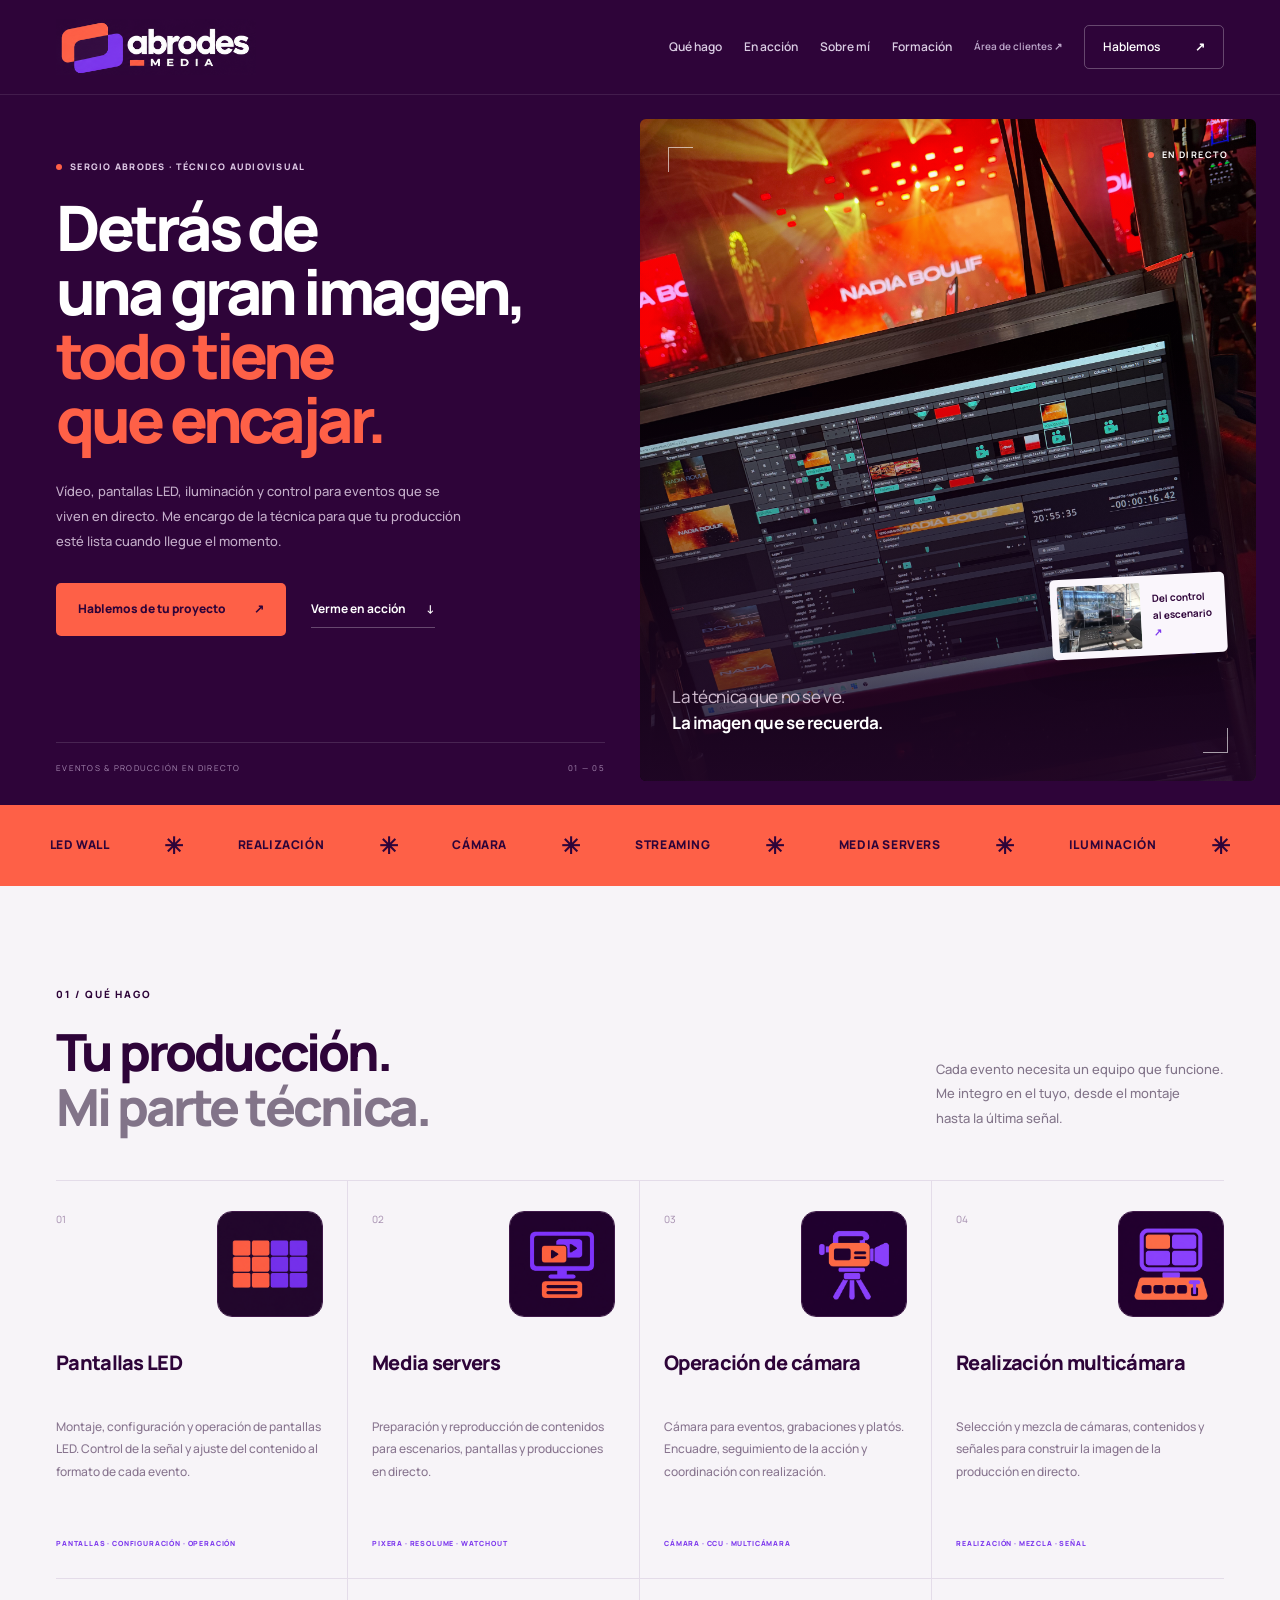
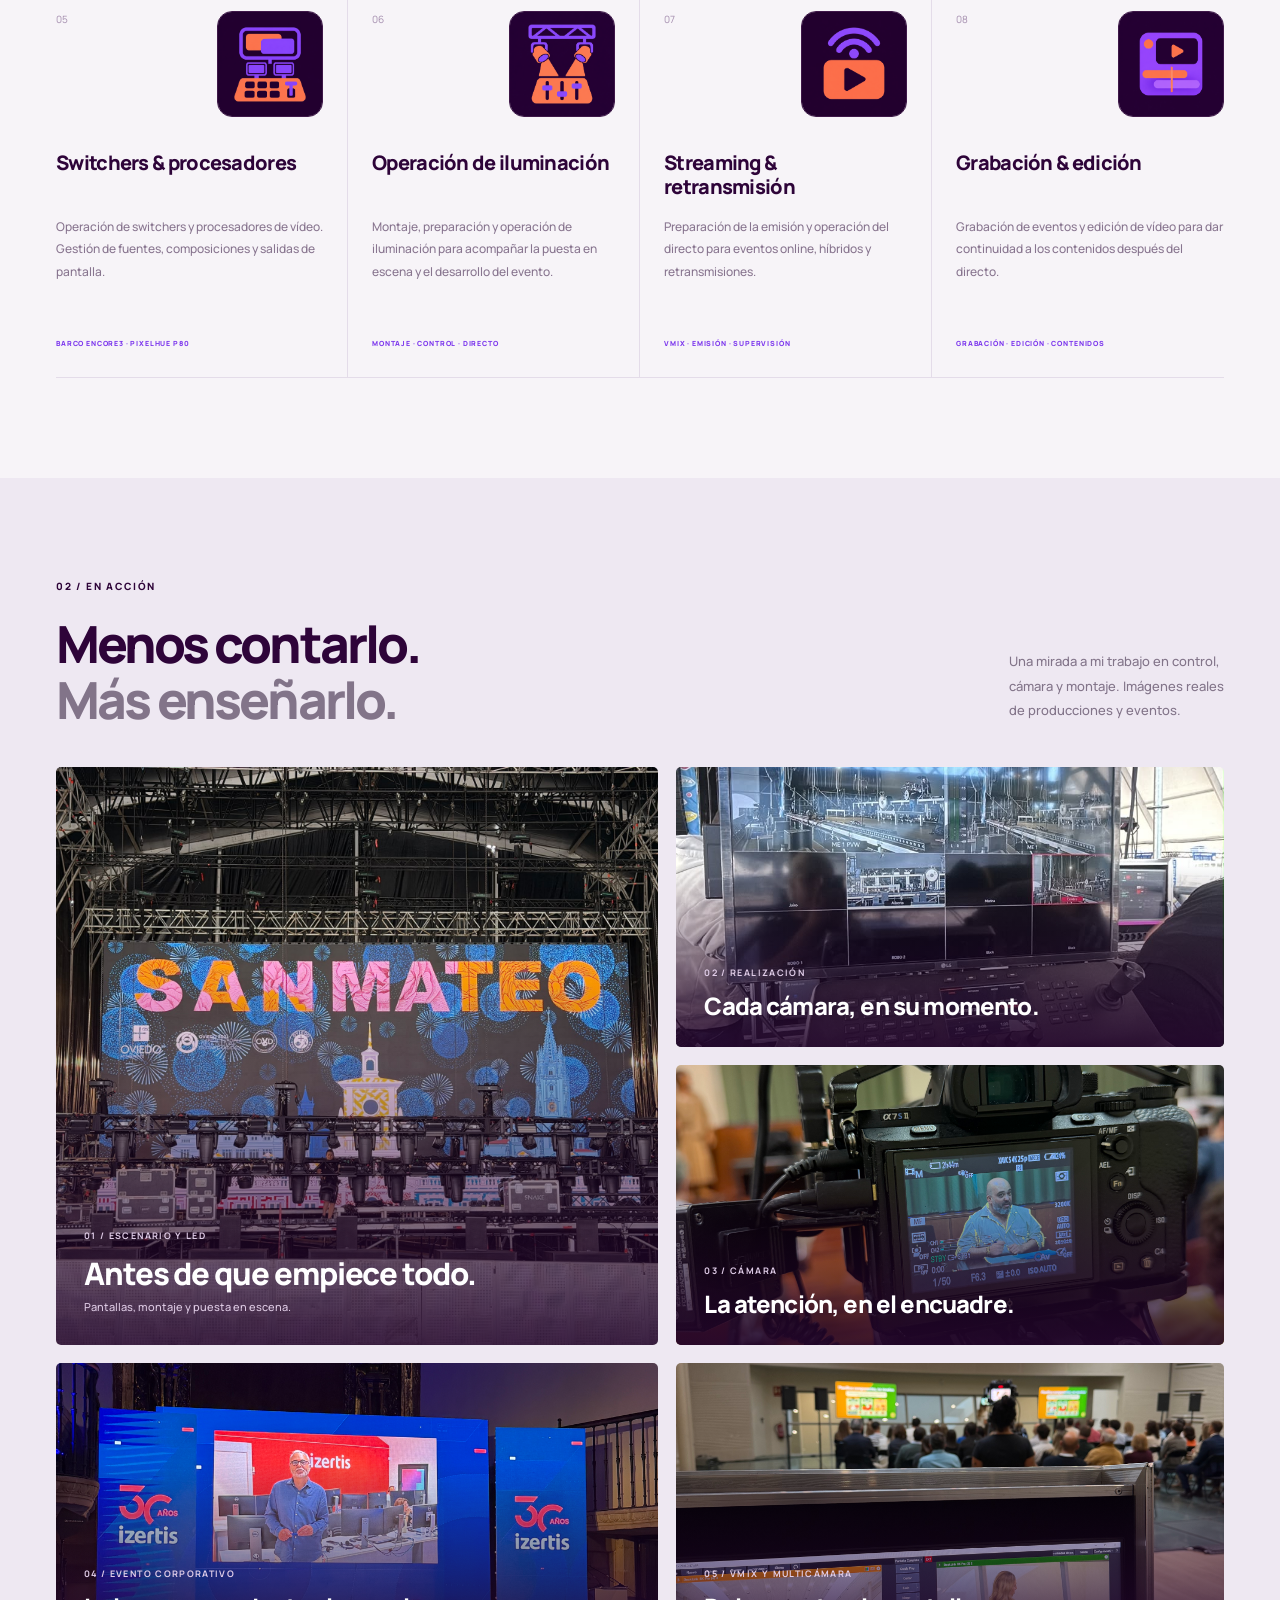
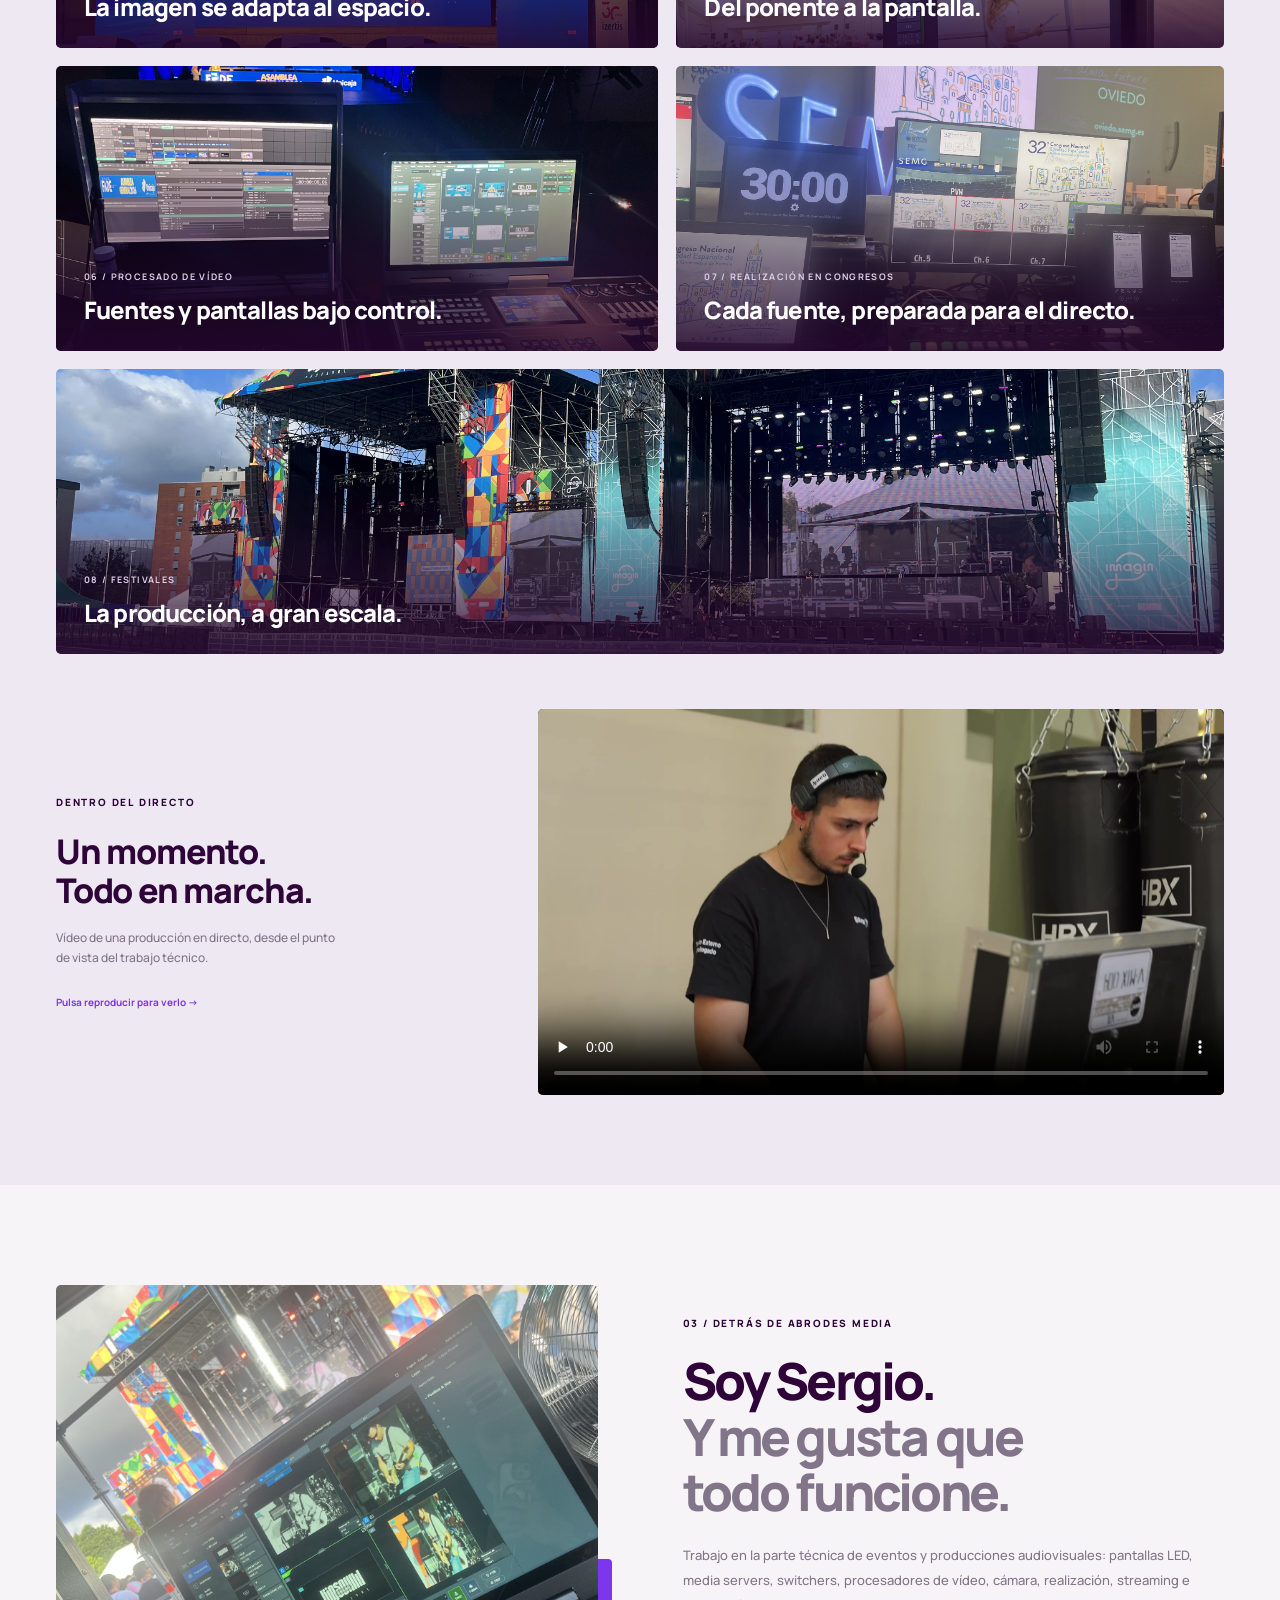
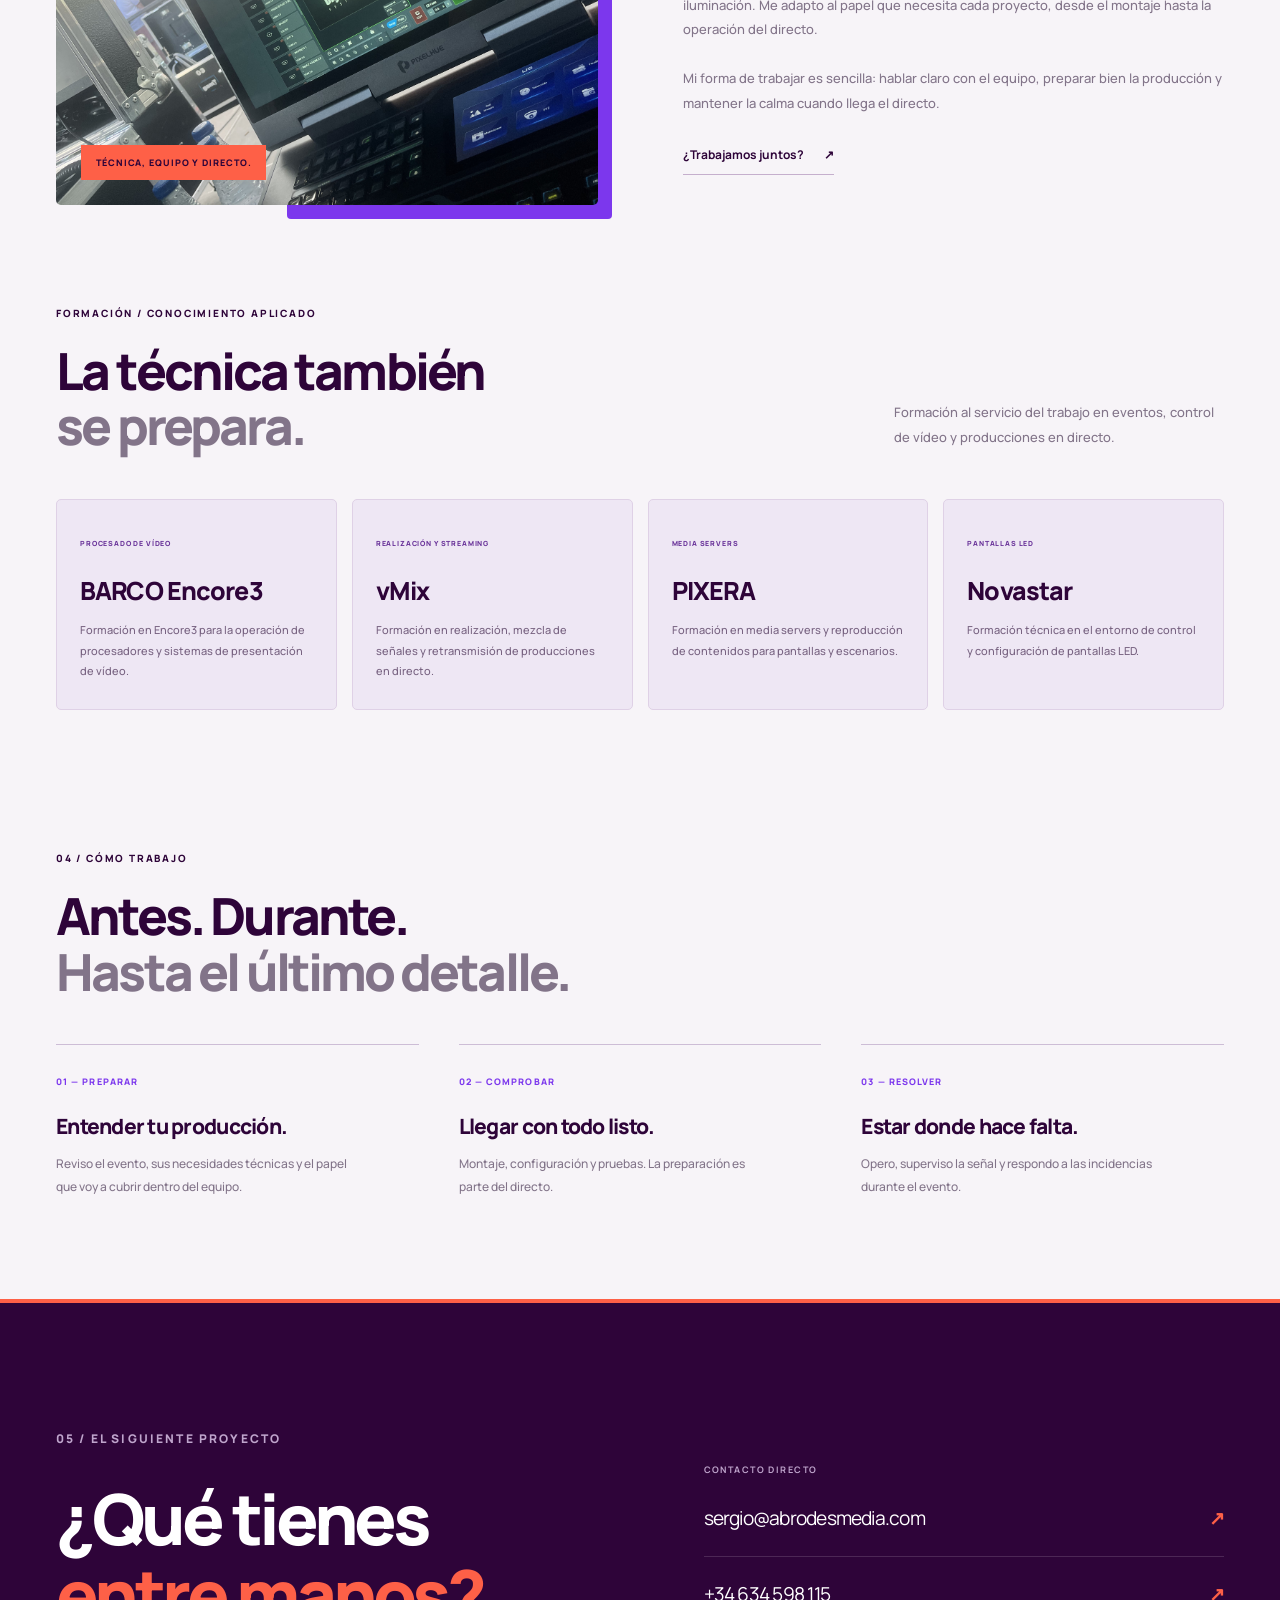
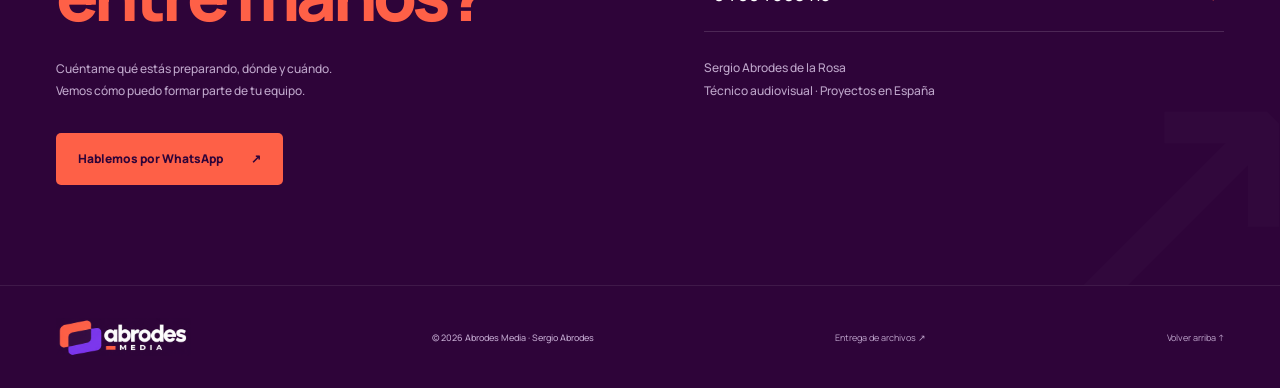
<file: index.html>
<!doctype html>
<html lang="es">
<head>
<meta charset="utf-8"><meta name="viewport" content="width=device-width,initial-scale=1">
<title>Abrodes Media · Sergio Abrodes · Técnico audiovisual</title>
<meta name="description" content="Sergio Abrodes, técnico audiovisual para eventos, pantallas LED, realización multicámara y streaming. Técnica, imagen y control para tu próximo directo.">
<meta name="theme-color" content="#2e0439"><meta property="og:title" content="Abrodes Media · Técnica para que todo se vea."><meta property="og:description" content="Pantallas LED, cámara, realización y streaming. Sergio Abrodes, técnico audiovisual para eventos y producciones en directo."><meta property="og:type" content="website"><meta property="og:url" content="https://abrodesmedia.com/"><meta property="og:image" content="https://abrodesmedia.com/assets/media/control-led.jpg">
<link rel="canonical" href="https://abrodesmedia.com/"><link rel="icon" href="assets/brand/favicon.svg" type="image/svg+xml">
<link rel="preconnect" href="https://fonts.googleapis.com"><link rel="preconnect" href="https://fonts.gstatic.com" crossorigin><link href="https://fonts.googleapis.com/css2?family=Manrope:wght@400;500;600;700;800&display=swap" rel="stylesheet">
<link rel="stylesheet" href="styles.css"><script src="script.js" defer></script>
</head>
<body>
<a class="skip-link" href="#contenido">Saltar al contenido</a>
<header class="site-header">
<a class="brand" href="#inicio" aria-label="Abrodes Media, inicio"><img src="assets/brand/logo.svg" alt="Abrodes Media" width="238" height="67"></a>
<button class="nav-toggle" aria-expanded="false" aria-controls="site-nav" aria-label="Abrir menú"><span></span><span></span></button>
<nav id="site-nav" class="site-nav" aria-label="Principal"><a href="#servicios">Qué hago</a><a href="#trabajos">En acción</a><a href="#perfil">Sobre mí</a><a href="#formacion">Formación</a><a href="https://subidas.abrodesmedia.com/" class="client-link">Área de clientes ↗</a><a href="#contacto" class="nav-contact">Hablemos <span>↗</span></a></nav>
</header>
<main id="contenido">
<section class="hero" id="inicio">
<div class="hero-copy"><p class="eyebrow"><span class="status-dot"></span> SERGIO ABRODES · TÉCNICO AUDIOVISUAL</p><h1>Detrás de<br>una gran imagen,<br><span>todo tiene<br>que encajar.</span></h1><p class="hero-description">Vídeo, pantallas LED, iluminación y control para eventos que se viven en directo. Me encargo de la técnica para que tu producción esté lista cuando llegue el momento.</p><div class="hero-actions"><a class="button coral" href="#contacto">Hablemos de tu proyecto <span>↗</span></a><a class="text-link" href="#trabajos">Verme en acción <span>↓</span></a></div><div class="hero-foot"><span>EVENTOS & PRODUCCIÓN EN DIRECTO</span><span>01 — 05</span></div></div>
<div class="hero-visual"><img class="hero-photo" src="assets/media/directo-resolume.jpeg" alt="Control de contenidos y pantallas durante un concierto" fetchpriority="high" width="900" height="1200"><div class="photo-shade"></div><div class="frame-corner top-left"></div><div class="frame-corner bottom-right"></div><span class="rec"><i></i> EN DIRECTO</span><span class="visual-label">La técnica que no se ve.<br><strong>La imagen que se recuerda.</strong></span><a href="#trabajos" class="visual-preview"><img src="assets/media/switcher-multicamara.jpeg" alt="" width="120" height="90"><span>Del control<br>al escenario <b>↗</b></span></a></div>
</section>
<div class="discipline-strip" aria-label="Especialidades"><span>LED WALL</span><i>✳</i><span>REALIZACIÓN</span><i>✳</i><span>CÁMARA</span><i>✳</i><span>STREAMING</span><i>✳</i><span>MEDIA SERVERS</span><i>✳</i><span>ILUMINACIÓN</span><i>✳</i></div>
<section class="section services" id="servicios"><div class="section-heading"><div><p class="eyebrow">01 / QUÉ HAGO</p><h2>Tu producción.<br><span>Mi parte técnica.</span></h2></div><p>Cada evento necesita un equipo que funcione.<br>Me integro en el tuyo, desde el montaje<br>hasta la última señal.</p></div>
<div class="service-grid">
<article class="service-card"><div class="service-top"><span>01</span><img class="service-icon" src="assets/services/pantallas-led.png" alt="" width="1254" height="1254" loading="lazy"></div><h3>Pantallas LED</h3><p>Montaje, configuración y operación de pantallas LED. Control de la señal y ajuste del contenido al formato de cada evento.</p><div class="service-meta">PANTALLAS · CONFIGURACIÓN · OPERACIÓN</div></article>
<article class="service-card"><div class="service-top"><span>02</span><img class="service-icon" src="assets/services/media-servers.png" alt="" width="1254" height="1254" loading="lazy"></div><h3>Media servers</h3><p>Preparación y reproducción de contenidos para escenarios, pantallas y producciones en directo.</p><div class="service-meta">PIXERA · RESOLUME · WATCHOUT</div></article>
<article class="service-card"><div class="service-top"><span>03</span><img class="service-icon" src="assets/services/camara.png" alt="" width="1254" height="1254" loading="lazy"></div><h3>Operación de cámara</h3><p>Cámara para eventos, grabaciones y platós. Encuadre, seguimiento de la acción y coordinación con realización.</p><div class="service-meta">CÁMARA · CCU · MULTICÁMARA</div></article>
<article class="service-card"><div class="service-top"><span>04</span><img class="service-icon" src="assets/services/realizacion.png" alt="" width="1254" height="1254" loading="lazy"></div><h3>Realización multicámara</h3><p>Selección y mezcla de cámaras, contenidos y señales para construir la imagen de la producción en directo.</p><div class="service-meta">REALIZACIÓN · MEZCLA · SEÑAL</div></article>
<article class="service-card"><div class="service-top"><span>05</span><img class="service-icon" src="assets/services/switchers.png" alt="" width="1254" height="1254" loading="lazy"></div><h3>Switchers & procesadores</h3><p>Operación de switchers y procesadores de vídeo. Gestión de fuentes, composiciones y salidas de pantalla.</p><div class="service-meta">BARCO ENCORE3 · PIXELHUE P80</div></article>
<article class="service-card"><div class="service-top"><span>06</span><img class="service-icon" src="assets/services/iluminacion.png" alt="" width="1254" height="1254" loading="lazy"></div><h3>Operación de iluminación</h3><p>Montaje, preparación y operación de iluminación para acompañar la puesta en escena y el desarrollo del evento.</p><div class="service-meta">MONTAJE · CONTROL · DIRECTO</div></article>
<article class="service-card"><div class="service-top"><span>07</span><img class="service-icon" src="assets/services/streaming.png" alt="" width="1254" height="1254" loading="lazy"></div><h3>Streaming & retransmisión</h3><p>Preparación de la emisión y operación del directo para eventos online, híbridos y retransmisiones.</p><div class="service-meta">VMIX · EMISIÓN · SUPERVISIÓN</div></article>
<article class="service-card"><div class="service-top"><span>08</span><img class="service-icon" src="assets/services/edicion.png" alt="" width="1254" height="1254" loading="lazy"></div><h3>Grabación & edición</h3><p>Grabación de eventos y edición de vídeo para dar continuidad a los contenidos después del directo.</p><div class="service-meta">GRABACIÓN · EDICIÓN · CONTENIDOS</div></article>
</div></section>
<section class="work-section" id="trabajos"><div class="section section-heading"><div><p class="eyebrow">02 / EN ACCIÓN</p><h2>Menos contarlo.<br><span>Más enseñarlo.</span></h2></div><p>Una mirada a mi trabajo en control,<br>cámara y montaje. Imágenes reales<br>de producciones y eventos.</p></div><div class="work-grid section"><figure class="work-card work-main"><img src="assets/media/montaje-san-mateo.jpeg" alt="Montaje de escenario con pantalla LED en San Mateo" loading="lazy" width="900" height="1200"><figcaption><span>01 / ESCENARIO Y LED</span><h3>Antes de que empiece todo.</h3><p>Pantallas, montaje y puesta en escena.</p></figcaption></figure>
<figure class="work-card "><img src="assets/media/switcher-multicamara.jpeg" alt="Panel de realización y multiview de cámaras en un evento" loading="lazy" width="900" height="1200"><figcaption><span>02 / REALIZACIÓN</span><h3>Cada cámara, en su momento.</h3></figcaption></figure>
<figure class="work-card "><img src="assets/media/camara-evento.jpeg" alt="Cámara preparada para grabar la intervención de un ponente" loading="lazy" width="900" height="1200"><figcaption><span>03 / CÁMARA</span><h3>La atención, en el encuadre.</h3></figcaption></figure>
<figure class="work-card work-extra"><img src="assets/media/evento-led.jpeg" alt="Pantallas LED de un evento corporativo en un espacio histórico" loading="lazy" width="900" height="1200"><figcaption><span>04 / EVENTO CORPORATIVO</span><h3>La imagen se adapta al espacio.</h3></figcaption></figure>
<figure class="work-card work-extra"><img src="assets/media/realizacion-vmix.jpeg" alt="Puesto de realización vMix durante una charla con público" loading="lazy" width="900" height="1200"><figcaption><span>05 / VMIX Y MULTICÁMARA</span><h3>Del ponente a la pantalla.</h3></figcaption></figure>
<figure class="work-card work-extra"><img class="gallery-processor" src="assets/media/nueva-2501.jpg" alt="Puesto de control con procesador de vídeo, contenidos y escenario al fondo" loading="lazy" width="900" height="1200"><figcaption><span>06 / PROCESADO DE VÍDEO</span><h3>Fuentes y pantallas bajo control.</h3></figcaption></figure>
<figure class="work-card work-extra"><img src="assets/media/nueva-2338.jpg" alt="Mesa de realización y multiview durante un congreso" loading="lazy" width="900" height="1200"><figcaption><span>07 / REALIZACIÓN EN CONGRESOS</span><h3>Cada fuente, preparada para el directo.</h3></figcaption></figure>
<figure class="work-card work-extra"><img class="gallery-festival" src="assets/media/nueva-2733.jpg" alt="Vista general de dos escenarios de festival con pantallas e iluminación" loading="lazy" width="900" height="1200"><figcaption><span>08 / FESTIVALES</span><h3>La producción, a gran escala.</h3></figcaption></figure></div>
<div class="section reel-row"><div><p class="eyebrow">DENTRO DEL DIRECTO</p><h3>Un momento.<br>Todo en marcha.</h3><p>Vídeo de una producción en directo, desde el punto de vista del trabajo técnico.</p><span class="reel-note">Pulsa reproducir para verlo →</span></div><video controls playsinline preload="none" poster="assets/media/holly-poster.jpg" aria-label="Vídeo de trabajo audiovisual en directo"><source src="assets/media/holly-directo.mp4" type="video/mp4">Tu navegador no admite este vídeo.</video></div></section>
<section class="section about" id="perfil"><div class="about-image"><img src="assets/media/nueva-2761.jpg" alt="Control de vídeo y procesador durante un festival" loading="lazy" width="900" height="1000"><span>TÉCNICA, EQUIPO Y DIRECTO.</span></div><div class="about-copy"><p class="eyebrow">03 / DETRÁS DE ABRODES MEDIA</p><h2>Soy Sergio.<br><span>Y me gusta que<br>todo funcione.</span></h2><p>Trabajo en la parte técnica de eventos y producciones audiovisuales: pantallas LED, media servers, switchers, procesadores de vídeo, cámara, realización, streaming e iluminación. Me adapto al papel que necesita cada proyecto, desde el montaje hasta la operación del directo.</p><p>Mi forma de trabajar es sencilla: hablar claro con el equipo, preparar bien la producción y mantener la calma cuando llega el directo.</p><a class="text-link dark-link" href="#contacto">¿Trabajamos juntos? <span>↗</span></a></div></section>
<section class="section training" id="formacion"><div class="section-heading"><div><p class="eyebrow">FORMACIÓN / CONOCIMIENTO APLICADO</p><h2>La técnica también<br><span>se prepara.</span></h2></div><p>Formación al servicio del trabajo en eventos, control de vídeo y producciones en directo.</p></div><div class="training-grid"><article><span>PROCESADO DE VÍDEO</span><h3>BARCO Encore3</h3><p>Formación en Encore3 para la operación de procesadores y sistemas de presentación de vídeo.</p></article><article><span>REALIZACIÓN Y STREAMING</span><h3>vMix</h3><p>Formación en realización, mezcla de señales y retransmisión de producciones en directo.</p></article><article><span>MEDIA SERVERS</span><h3>PIXERA</h3><p>Formación en media servers y reproducción de contenidos para pantallas y escenarios.</p></article><article><span>PANTALLAS LED</span><h3>Novastar</h3><p>Formación técnica en el entorno de control y configuración de pantallas LED.</p></article></div></section>
<section class="section process" id="proceso"><div class="section-heading"><div><p class="eyebrow">04 / CÓMO TRABAJO</p><h2>Antes. Durante.<br><span>Hasta el último detalle.</span></h2></div></div><div class="process-grid"><article><span>01 — PREPARAR</span><h3>Entender tu producción.</h3><p>Reviso el evento, sus necesidades técnicas y el papel que voy a cubrir dentro del equipo.</p></article><article><span>02 — COMPROBAR</span><h3>Llegar con todo listo.</h3><p>Montaje, configuración y pruebas. La preparación es parte del directo.</p></article><article><span>03 — RESOLVER</span><h3>Estar donde hace falta.</h3><p>Opero, superviso la señal y respondo a las incidencias durante el evento.</p></article></div></section>
<section class="contact-section" id="contacto"><div class="section contact-inner"><div><p class="eyebrow">05 / EL SIGUIENTE PROYECTO</p><h2>¿Qué tienes<br><span>entre manos?</span></h2><p>Cuéntame qué estás preparando, dónde y cuándo.<br>Vemos cómo puedo formar parte de tu equipo.</p><a class="button coral" href="https://wa.me/34634598115?text=Hola%20Sergio%2C%20me%20gustar%C3%ADa%20hablar%20contigo%20sobre%20un%20proyecto." target="_blank" rel="noopener noreferrer">Hablemos por WhatsApp <span>↗</span></a></div><div class="contact-details"><span>CONTACTO DIRECTO</span><a href="mailto:sergio@abrodesmedia.com">sergio@abrodesmedia.com <b>↗</b></a><a href="tel:+34634598115">+34 634 598 115 <b>↗</b></a><p>Sergio Abrodes de la Rosa<br>Técnico audiovisual · Proyectos en España</p></div></div></section>
</main>
<footer class="section site-footer"><a class="brand" href="#inicio"><img src="assets/brand/logo.svg" alt="Abrodes Media, volver al inicio" width="180" height="51"></a><p>© <span id="year">2026</span> Abrodes Media · Sergio Abrodes</p><a href="https://subidas.abrodesmedia.com/">Entrega de archivos ↗</a><a href="#inicio">Volver arriba ↑</a></footer>
</body></html>
</file>
<file: styles.css>
:root{--plum:#2e0439;--coral:#fe6047;--violet:#7c37ed;--paper:#f7f4f8;--ink:#2e0439;--muted:#827489;--line:#e4dce9;--font:Manrope,'Century Gothic',sans-serif}*{box-sizing:border-box}html{scroll-behavior:smooth;scroll-padding-top:100px}body{margin:0;background:var(--paper);color:var(--ink);font-family:var(--font);font-size:15px;line-height:1.7}a{color:inherit;text-decoration:none}button{font:inherit}img,video{display:block;max-width:100%}figure{margin:0}h1,h2,h3,p{margin:0}h1,h2,h3{font-weight:800;letter-spacing:-.055em;line-height:1.08}h2{font-size:clamp(36px,4vw,61px)}h2 span{color:var(--muted)}h3{font-size:23px;letter-spacing:-.035em}p{font-weight:500}.section{max-width:1320px;margin:auto;padding:100px 56px}.eyebrow{font-size:10px;font-weight:800;letter-spacing:.18em;line-height:1.6;margin-bottom:22px}.skip-link{position:absolute;left:20px;top:-100px;background:white;padding:10px;z-index:100}.skip-link:focus{top:10px}.site-header{height:95px;background:var(--plum);color:white;display:flex;align-items:center;justify-content:space-between;padding:0 56px;gap:30px;border-bottom:1px solid #ffffff18;position:relative;z-index:20}.brand{flex-shrink:0}.brand img{width:200px;height:auto}.site-nav{display:flex;align-items:center;gap:30px;font-size:12px;font-weight:600}.site-nav>a:not(.nav-contact){color:#d9cce2}.site-nav>a:hover{color:var(--coral)}.site-nav .client-link{font-size:10px;color:#bca6c9!important}.nav-contact{padding:11px 18px;border:1px solid #ffffff45;border-radius:5px;display:flex;gap:35px}.nav-toggle{display:none}.hero{display:grid;grid-template-columns:1fr 1fr;background:var(--plum);color:white;min-height:710px}.hero-copy{padding:65px 35px 30px 56px;display:flex;flex-direction:column;align-items:flex-start}.hero .eyebrow{font-size:9px;letter-spacing:.14em;color:#dec9e5;display:flex;align-items:center;gap:8px}.status-dot{height:6px;width:6px;background:var(--coral);border-radius:100%}h1{font-size:clamp(46px,4.9vw,77px);line-height:1.02;letter-spacing:-.065em}h1>span{color:var(--coral)}.hero-description{color:#c3adc9;max-width:410px;font-size:13px;line-height:1.9;margin-top:27px}.hero-actions{display:flex;gap:25px;align-items:center;margin:30px 0 45px}.button{padding:16px 22px;border-radius:5px;font-size:12px;font-weight:800;display:inline-flex;gap:28px;align-items:center;transition:transform .2s,background .2s}.button:hover{transform:translateY(-3px)}.coral{background:var(--coral);color:var(--plum)}.coral:hover{background:#ff7b66}.text-link{font-size:12px;font-weight:700;display:inline-flex;gap:20px;align-items:center;border-bottom:1px solid #ffffff45;padding:8px 0}.hero-foot{display:flex;justify-content:space-between;width:100%;padding-top:18px;border-top:1px solid #ffffff20;font-size:8px;letter-spacing:.16em;color:#a88bb3;margin-top:auto}.hero-visual{position:relative;overflow:hidden;margin:24px 24px 24px 0;border-radius:6px}.hero-photo{height:100%;width:100%;object-fit:cover;object-position:50% 45%;position:absolute;inset:0}.photo-shade{position:absolute;inset:0;background:linear-gradient(180deg,#2e043908 35%,#210627e8)}.rec{position:absolute;top:28px;right:28px;font-size:9px;font-weight:700;letter-spacing:.16em;display:flex;gap:8px;align-items:center}.rec i{width:6px;height:6px;background:var(--coral);border-radius:50%}.frame-corner{position:absolute;width:25px;height:25px;border-color:#ffffff9c;border-style:solid}.top-left{top:28px;left:28px;border-width:1px 0 0 1px}.bottom-right{right:28px;bottom:28px;border-width:0 1px 1px 0}.visual-label{position:absolute;bottom:46px;left:32px;font-size:17px;line-height:1.5;letter-spacing:-.025em;color:#d0bccf}.visual-label strong{color:white;font-weight:700}.visual-preview{position:absolute;right:30px;bottom:125px;display:flex;align-items:center;gap:12px;background:#faf6fc;color:var(--plum);padding:7px 14px 7px 7px;border-radius:5px;transform:rotate(-3deg);box-shadow:0 8px 35px #0003}.visual-preview img{width:83px;height:66px;object-fit:cover;border-radius:2px}.visual-preview span{font-size:10px;line-height:1.7;font-weight:700}.visual-preview b{display:block;color:var(--violet)}.discipline-strip{display:flex;align-items:center;justify-content:space-around;gap:25px;background:var(--coral);padding:21px 35px;font-size:12px;font-weight:800;letter-spacing:.05em;overflow:hidden;white-space:nowrap}.discipline-strip i{font-size:23px;font-style:normal}.section-heading{display:flex;justify-content:space-between;align-items:flex-end;gap:40px;margin-bottom:45px}.section-heading>p{max-width:330px;color:var(--muted);font-size:13px;line-height:1.9;padding-bottom:4px}.service-grid{display:grid;grid-template-columns:repeat(4,1fr);border-top:1px solid var(--line);border-bottom:1px solid var(--line)}.service-card{padding:30px 24px 28px;border-right:1px solid var(--line)}.service-card:first-child{padding-left:0}.service-card:last-child{border:0;padding-right:0}.service-top{display:flex;align-items:center;justify-content:space-between;margin-bottom:37px}.service-top>span{font-size:10px;color:#a38cad}.service-top svg{width:38px;height:38px;fill:none;stroke:var(--violet);stroke-width:1.5;stroke-linecap:round;stroke-linejoin:round}.service-card h3{font-size:20px;line-height:1.2;min-height:48px}.service-card p{font-size:12px;line-height:1.9;color:#88758f;margin:17px 0 30px}.service-meta{font-size:7px;font-weight:800;letter-spacing:.12em;color:var(--violet)}.work-section{background:#eee8f2;padding-bottom:90px}.work-section>.section-heading{padding-bottom:0;margin-bottom:40px}.work-grid{display:grid;grid-template-columns:1.1fr 1fr;grid-template-rows:280px 280px;gap:18px;padding-top:0;padding-bottom:0}.work-card{position:relative;overflow:hidden;border-radius:5px;color:white}.work-main{grid-row:span 2}.work-card>img{width:100%;height:100%;object-fit:cover;transition:transform .7s}.work-card:hover>img{transform:scale(1.035)}.work-card:after{content:'';position:absolute;inset:0;background:linear-gradient(transparent 35%,#24062de0)}.work-card figcaption{position:absolute;z-index:1;bottom:28px;left:28px;right:28px}.work-card figcaption>span{font-size:8px;letter-spacing:.15em;color:#e0cde8;font-weight:700}.work-card h3{margin-top:10px;font-size:24px}.work-card p{font-size:11px;color:#decbe4;margin-top:8px}.work-main h3{font-size:31px}.reel-row{display:grid;grid-template-columns:1fr 200px 200px;gap:24px;padding-top:55px;padding-bottom:0;align-items:center}.reel-row h3{font-size:34px;line-height:1.15}.reel-row p:not(.eyebrow){font-size:12px;max-width:280px;color:var(--muted);margin-top:18px}.reel-note{display:block;margin-top:25px;font-size:10px;color:var(--violet);font-weight:700}.reel-row video{width:100%;height:280px;object-fit:cover;background:var(--plum);border-radius:5px}.about{display:grid;grid-template-columns:1fr 1fr;gap:85px;align-items:center}.about-image{position:relative}.about-image img{height:520px;width:100%;object-fit:cover;border-radius:5px}.about-image:before{content:'';position:absolute;right:-14px;bottom:-14px;width:60%;height:50%;background:var(--violet);z-index:-1;border-radius:4px}.about-image>span{position:absolute;bottom:25px;left:25px;background:var(--coral);padding:10px 15px;font-size:9px;font-weight:800;letter-spacing:.1em}.about-copy p:not(.eyebrow){margin-top:24px;color:var(--muted);font-size:13px;line-height:1.9}.credential{display:flex;flex-direction:column;gap:7px;border-top:1px solid var(--line);margin-top:28px;padding-top:20px}.credential span{font-size:8px;letter-spacing:.13em;color:var(--violet);font-weight:800}.credential strong{font-size:12px}.dark-link{border-color:#c5afcd;margin-top:22px}.process{padding-top:40px}.process-grid{display:grid;grid-template-columns:repeat(3,1fr);gap:40px}.process-grid article{border-top:1px solid #cdbdd6;padding-top:22px}.process-grid span{font-size:9px;color:var(--violet);font-weight:800;letter-spacing:.12em}.process-grid h3{font-size:21px;margin-top:23px}.process-grid p{font-size:12px;color:var(--muted);margin-top:15px;line-height:1.9;max-width:300px}.contact-section{background:var(--plum);color:white;border-top:4px solid var(--coral);position:relative;overflow:hidden}.contact-section:after{content:'↗';position:absolute;font-size:380px;font-weight:400;line-height:1;right:-50px;bottom:-95px;color:#ffffff04;pointer-events:none}.contact-inner{display:grid;grid-template-columns:1.1fr 1fr;gap:75px;align-items:center}.contact-inner h2{font-size:clamp(46px,5.5vw,80px)}.contact-inner h2>span{color:var(--coral)}.contact-inner .eyebrow{color:#bfa5cc}.contact-inner p{font-size:12px;color:#bea6ca;margin:25px 0 30px;line-height:1.9}.contact-details{position:relative;z-index:1}.contact-details>span{font-size:9px;letter-spacing:.16em;color:#bfa5cc;font-weight:700}.contact-details>a{display:flex;gap:12px;justify-content:space-between;align-items:center;padding:21px 0;border-bottom:1px solid #ffffff24;font-size:clamp(15px,1.5vw,22px);letter-spacing:-.04em}.contact-details>a b{color:var(--coral)}.site-footer{display:flex;align-items:center;justify-content:space-between;gap:20px;padding-top:32px;padding-bottom:32px;background:var(--plum);color:#bfa5cc;max-width:none;border-top:1px solid #ffffff15;font-size:9px}.site-footer .brand img{width:135px}.site-footer a:hover{color:var(--coral)}a:focus-visible,button:focus-visible,video:focus-visible{outline:3px solid var(--violet);outline-offset:5px}.button:focus-visible,.site-header a:focus-visible{outline-color:var(--coral)}
@media(min-width:1500px){.site-header{padding-left:max(56px,calc((100vw - 1320px)/2 + 56px));padding-right:max(56px,calc((100vw - 1320px)/2 + 56px))}.hero-copy{padding-left:max(56px,calc((100vw - 1320px)/2 + 56px))}.hero-visual{margin-right:max(24px,calc((100vw - 1320px)/2))}}
@media(max-width:1050px){.site-header{padding:0 30px}.site-nav{gap:18px}.brand img{width:165px}.client-link{display:none}.hero-copy{padding-left:35px}.hero-actions{flex-wrap:wrap;gap:15px}.section{padding-left:35px;padding-right:35px}.hero{min-height:680px}.hero-visual{margin-right:20px}.service-card{padding-left:18px;padding-right:18px}.service-card h3{font-size:18px}.reel-row{grid-template-columns:1fr 170px 170px}.about{gap:45px}.contact-inner{gap:40px}.site-footer{padding-left:35px;padding-right:35px}}
@media(max-width:760px){html{scroll-padding-top:80px}.site-header{height:80px;padding:0 22px}.brand img{width:170px}.nav-toggle{display:flex;flex-direction:column;gap:6px;background:transparent;border:1px solid #ffffff35;border-radius:4px;padding:12px;cursor:pointer}.nav-toggle span{display:block;width:21px;height:2px;background:white}.site-nav{display:none;position:absolute;top:79px;left:0;right:0;padding:25px;background:var(--plum);border-bottom:1px solid #ffffff25;flex-direction:column;align-items:stretch;gap:0}.site-nav.is-open{display:flex}.site-nav>a{padding:12px 8px!important;font-size:14px}.site-nav .client-link{display:block}.nav-contact{margin-top:12px;justify-content:space-between}.hero{grid-template-columns:1fr;min-height:0}.hero-copy{padding:40px 24px 25px}.hero .eyebrow{font-size:8px;margin-bottom:24px}h1{font-size:clamp(43px,9vw,65px)}.hero-description{max-width:460px;font-size:13px;margin-top:25px}.hero-actions{margin:27px 0 32px;gap:22px}.button{padding:15px 18px;font-size:11px;gap:20px}.hero-foot{font-size:7px}.hero-visual{height:440px;margin:0 18px 20px}.visual-label{font-size:17px;bottom:32px;left:24px}.visual-preview{right:20px;bottom:120px}.discipline-strip{justify-content:flex-start;font-size:10px;gap:22px;padding:17px 22px;overflow-x:auto}.discipline-strip i{font-size:18px}.section{padding:65px 24px}.section-heading{display:block;margin-bottom:30px}.section-heading>p{margin-top:22px;font-size:12px}.section-heading>p br{display:none}.eyebrow{font-size:9px;margin-bottom:18px}h2{font-size:39px}.service-grid{grid-template-columns:1fr 1fr}.service-card{padding:24px 16px!important;border-right:1px solid var(--line)!important;border-bottom:1px solid var(--line)}.service-card:nth-child(2n){border-right:0!important}.service-card:nth-child(n+3){border-bottom:0}.service-card:nth-child(odd){padding-left:0!important}.service-card:nth-child(even){padding-right:0!important}.service-top{margin-bottom:24px}.service-top svg{width:31px;height:31px}.service-card h3{font-size:18px;min-height:44px}.service-card p{font-size:11px;margin:14px 0 22px}.service-meta{font-size:6px}.work-section{padding-bottom:60px}.work-section>.section-heading{margin-bottom:30px}.work-grid{grid-template-columns:1fr;grid-template-rows:none;gap:16px;padding-top:0;padding-bottom:0}.work-card{height:300px}.work-main{grid-row:auto;height:420px}.work-main h3{font-size:28px}.work-card figcaption{left:24px;bottom:24px}.reel-row{grid-template-columns:1fr 1fr;padding-top:40px;padding-bottom:0;gap:14px}.reel-row>div{grid-column:span 2;margin-bottom:12px}.reel-row h3{font-size:30px}.reel-note{margin-top:18px}.reel-row video{height:260px}.about{grid-template-columns:1fr;gap:45px}.about-image{margin-right:12px}.about-image img{height:360px}.about-copy h2{font-size:43px}.about-copy p:not(.eyebrow){font-size:13px}.process{padding-top:0}.process-grid{grid-template-columns:1fr;gap:30px}.process-grid article{padding-top:18px}.process-grid h3{margin-top:16px}.process-grid p{max-width:none}.contact-inner{grid-template-columns:1fr;gap:45px}.contact-inner h2{font-size:49px}.contact-inner p{font-size:12px}.contact-details>a{font-size:18px}.site-footer{display:grid;grid-template-columns:1fr 1fr;padding:28px 24px;gap:22px 14px}.site-footer p{font-size:8px;grid-column:2;grid-row:1}.site-footer>a:not(.brand){font-size:10px}.site-footer>a:last-child{text-align:right}}
@media(prefers-reduced-motion:reduce){html{scroll-behavior:auto}*,*:before,*:after{transition:none!important;animation:none!important}}
/* Services and technical training */
.service-grid{row-gap:0}.service-card{border-bottom:1px solid var(--line)}.service-card:nth-child(4n){border-right:0;padding-right:0}.service-card:nth-child(4n+1){padding-left:0}.service-card:nth-child(n+5){border-bottom:0}.service-top{align-items:flex-start;min-height:116px;margin-bottom:24px}.service-icon{width:106px;height:106px;object-fit:contain;border-radius:15px}.service-card p{min-height:92px}.training{padding-top:0}.training-grid{display:grid;grid-template-columns:repeat(4,1fr);gap:15px}.training-grid article{padding:28px 23px;border:1px solid #dfd1e6;background:#eee7f4;border-radius:5px}.training-grid article>span{font-size:7px;letter-spacing:.12em;font-weight:800;color:#693399}.training-grid h3{font-size:25px;margin:24px 0 16px}.training-grid p{font-size:11px;line-height:1.85;color:#776280}.credential p{margin-top:5px!important;font-size:11px!important}.site-nav{gap:22px}
@media(max-width:1050px){.site-nav{gap:14px;font-size:11px}.training-grid{grid-template-columns:1fr 1fr}.service-top{min-height:96px}.service-icon{width:84px;height:84px}}
@media(max-width:760px){.site-nav{font-size:14px}.service-card:nth-child(n+3){border-bottom:1px solid var(--line)}.service-card:nth-child(n+7){border-bottom:0}.service-top{min-height:90px;gap:8px}.service-icon{width:78px;height:78px;border-radius:11px}.service-card p{min-height:0}.training-grid{gap:12px}.training-grid article{padding:21px 16px}.training-grid h3{font-size:22px}.training-grid article>span{font-size:6px}}
/* Portfolio with the user's new material */
.work-grid{grid-template-columns:1.1fr 1fr;grid-template-rows:280px 280px;grid-auto-rows:285px}.work-extra:last-child{grid-column:span 2}.reel-row{grid-template-columns:1fr 1.5fr}.reel-row video{height:auto;aspect-ratio:16/9;object-fit:contain}.hero-photo{object-position:50% 45%}.service-icon{border:1px solid #3e1748}.work-card figcaption>span{font-size:9px}.service-card:last-child{border-right:0}.service-card:nth-child(n+5){padding-top:32px}
@media(max-width:760px){.work-grid{grid-template-columns:1fr;grid-template-rows:none;grid-auto-rows:auto}.work-extra:last-child{grid-column:auto}.work-card.work-extra{height:300px}.reel-row{grid-template-columns:1fr}.reel-row>div{grid-column:auto}.reel-row video{height:auto;aspect-ratio:16/9}.service-card:nth-child(n+5){padding-top:24px}.service-top{min-height:92px}}
.gallery-processor{object-position:50% 65%}.work-card .gallery-festival{object-position:50% 52%}.about-image img[src*="nueva-2761"]{object-position:50% 52%}
</file>
